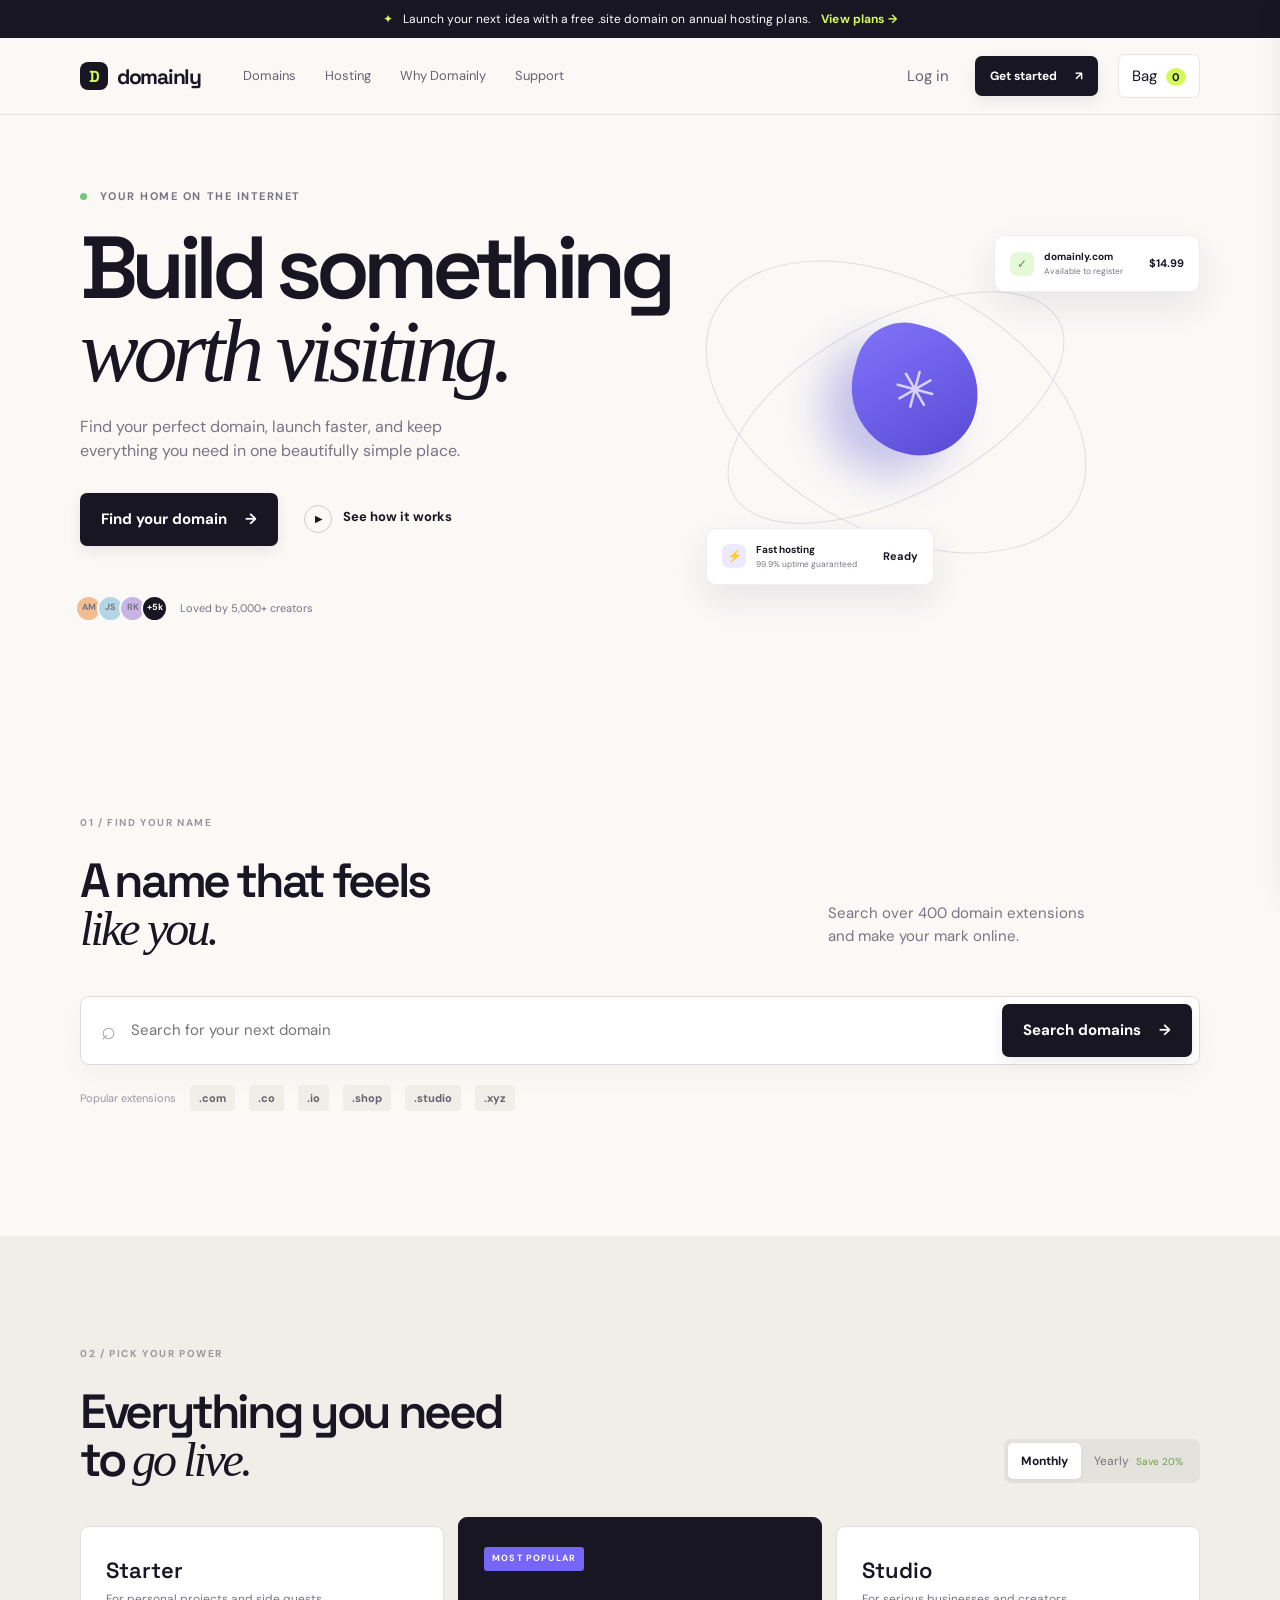
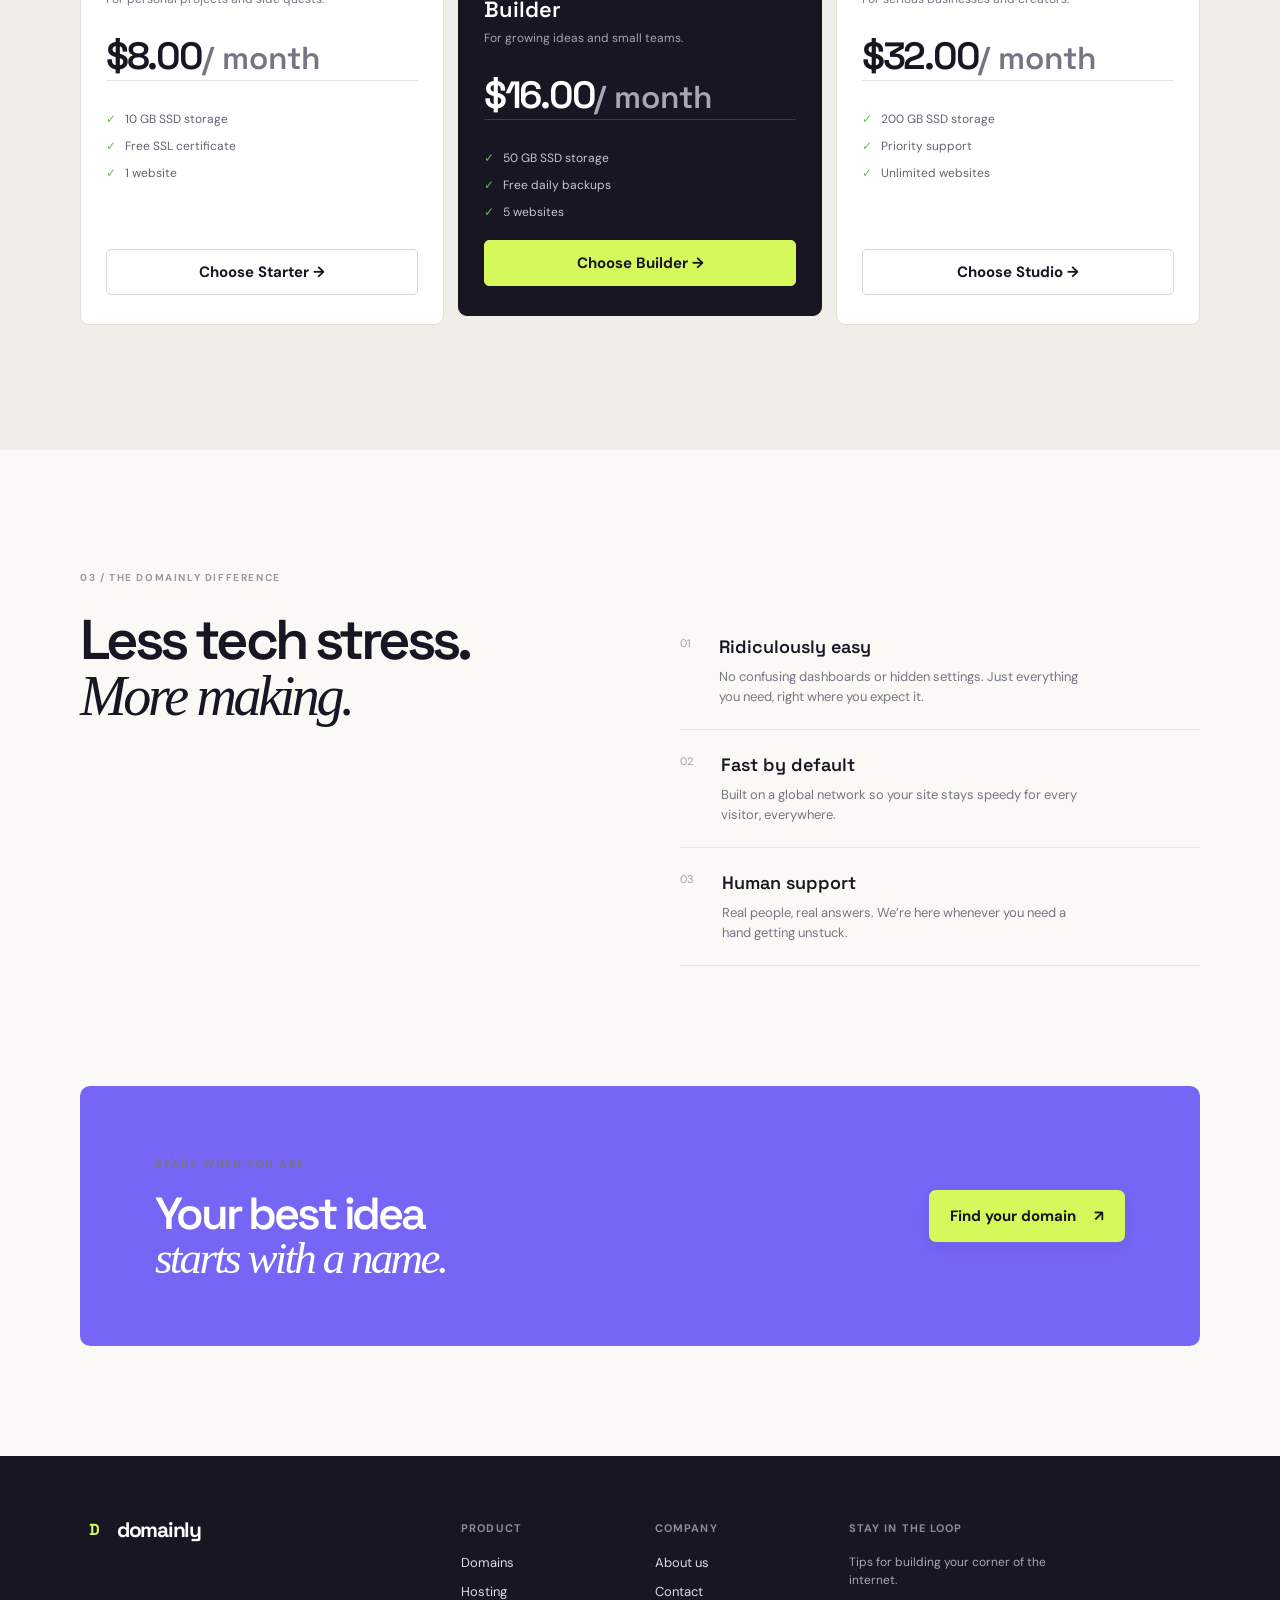
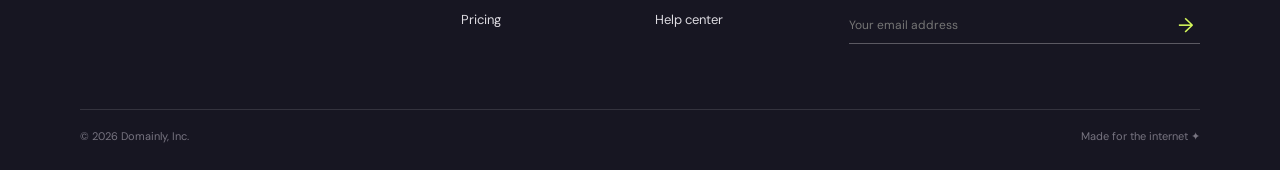
<file: index.html>
<!doctype html>
<html lang="en">
  <head>
    <meta charset="UTF-8" />
    <meta name="viewport" content="width=device-width, initial-scale=1.0" />
    <meta name="description" content="Domainly makes domains and hosting simple." />
    <title>Domainly — Domains made simple</title>
    <link rel="preconnect" href="https://fonts.googleapis.com" />
    <link rel="preconnect" href="https://fonts.gstatic.com" crossorigin />
    <link href="https://fonts.googleapis.com/css2?family=DM+Sans:wght@400;500;600;700&family=Space+Grotesk:wght@500;600;700&display=swap" rel="stylesheet" />
    <link rel="stylesheet" href="styles.css" />
  </head>
  <body>
    <div class="announcement"><span>✦</span> Launch your next idea with a free .site domain on annual hosting plans. <a href="#plans">View plans →</a></div>
    <header class="nav-wrap">
      <nav class="nav container">
        <a class="brand" href="#top"><span class="brand-mark">D</span><span>domainly</span></a>
        <button class="menu-toggle" aria-label="Toggle menu">☰</button>
        <div class="nav-links"><a href="#domains">Domains</a><a href="#plans">Hosting</a><a href="#why">Why Domainly</a><a href="#support">Support</a></div>
        <div class="nav-actions"><button class="text-button" id="loginBtn">Log in</button><button class="button button-small" id="signupBtn">Get started <span>↗</span></button><button class="cart-button" id="cartBtn" aria-label="Open cart">Bag <b id="cartCount">0</b></button></div>
      </nav>
    </header>

    <main id="top">
      <section class="hero container">
        <div class="hero-copy"><div class="eyebrow"><span class="pulse"></span> Your home on the internet</div><h1>Build something<br /><em>worth visiting.</em></h1><p class="hero-sub">Find your perfect domain, launch faster, and keep everything you need in one beautifully simple place.</p><div class="hero-actions"><a class="button" href="#domains">Find your domain <span>→</span></a><a class="play-link" href="#why"><span class="play">▶</span> See how it works</a></div><div class="trust-row"><div class="avatars"><i>AM</i><i>JS</i><i>RK</i><i>+5k</i></div><span>Loved by 5,000+ creators</span></div></div>
        <div class="hero-art"><div class="orbit orbit-one"></div><div class="orbit orbit-two"></div><div class="globe">✳</div><div class="floating-card card-top"><span class="mini-icon green">✓</span><div><strong>domainly.com</strong><small>Available to register</small></div><b>$14.99</b></div><div class="floating-card card-bottom"><span class="mini-icon purple">⚡</span><div><strong>Fast hosting</strong><small>99.9% uptime guaranteed</small></div><b>Ready</b></div></div>
      </section>

      <section class="search-section container" id="domains"><div class="section-label">01 / Find your name</div><div class="search-heading"><h2>A name that feels<br /><em>like you.</em></h2><p>Search over 400 domain extensions and make your mark online.</p></div><form class="domain-search" id="domainForm"><span class="search-icon">⌕</span><input id="domainInput" placeholder="Search for your next domain" autocomplete="off" /><button class="button" type="submit">Search domains <span>→</span></button></form><div class="search-results" id="searchResults"></div><div class="extension-row"><span>Popular extensions</span><b>.com</b><b>.co</b><b>.io</b><b>.shop</b><b>.studio</b><b>.xyz</b></div></section>

      <section class="plans-section" id="plans"><div class="container"><div class="section-label">02 / Pick your power</div><div class="plans-heading"><div><h2>Everything you need<br />to <em>go live.</em></h2></div><div class="billing-toggle"><button class="active" data-billing="monthly">Monthly</button><button data-billing="yearly">Yearly <small>Save 20%</small></button></div></div><div class="plans-grid" id="plansGrid"></div></div></section>

      <section class="why-section container" id="why"><div class="section-label">03 / The Domainly difference</div><div class="why-grid"><h2>Less tech stress.<br /><em>More making.</em></h2><div class="feature-list"><article><span>01</span><div><h3>Ridiculously easy</h3><p>No confusing dashboards or hidden settings. Just everything you need, right where you expect it.</p></div></article><article><span>02</span><div><h3>Fast by default</h3><p>Built on a global network so your site stays speedy for every visitor, everywhere.</p></div></article><article><span>03</span><div><h3>Human support</h3><p>Real people, real answers. We’re here whenever you need a hand getting unstuck.</p></div></article></div></div></section>
      <section class="cta-section container" id="support"><div><span class="eyebrow">Ready when you are</span><h2>Your best idea<br /><em>starts with a name.</em></h2></div><a class="button button-light" href="#domains">Find your domain <span>↗</span></a></section>
    </main>

    <footer class="footer"><div class="container footer-grid"><a class="brand" href="#top"><span class="brand-mark">D</span><span>domainly</span></a><div><h4>Product</h4><a href="#domains">Domains</a><a href="#plans">Hosting</a><a href="#plans">Pricing</a></div><div><h4>Company</h4><a href="#why">About us</a><a href="#support">Contact</a><a href="#support">Help center</a></div><div><h4>Stay in the loop</h4><p>Tips for building your corner of the internet.</p><div class="newsletter"><input placeholder="Your email address" /><button>→</button></div></div></div><div class="container footer-bottom"><span>© 2026 Domainly, Inc.</span><span>Made for the internet ✦</span></div></footer>
    <aside class="cart-drawer" id="cartDrawer"><div class="drawer-head"><h2>Your bag</h2><button id="closeCart">×</button></div><div id="cartItems"></div><div class="cart-footer"><div><span>Total</span><strong id="cartTotal">$0.00</strong></div><button class="button full" id="checkoutBtn">Continue to checkout <span>→</span></button><small>Secure checkout · Taxes calculated at checkout</small></div></aside><div class="overlay" id="overlay"></div><div class="toast" id="toast"></div>
    <script src="app.js"></script>
  </body>
</html>
</file>
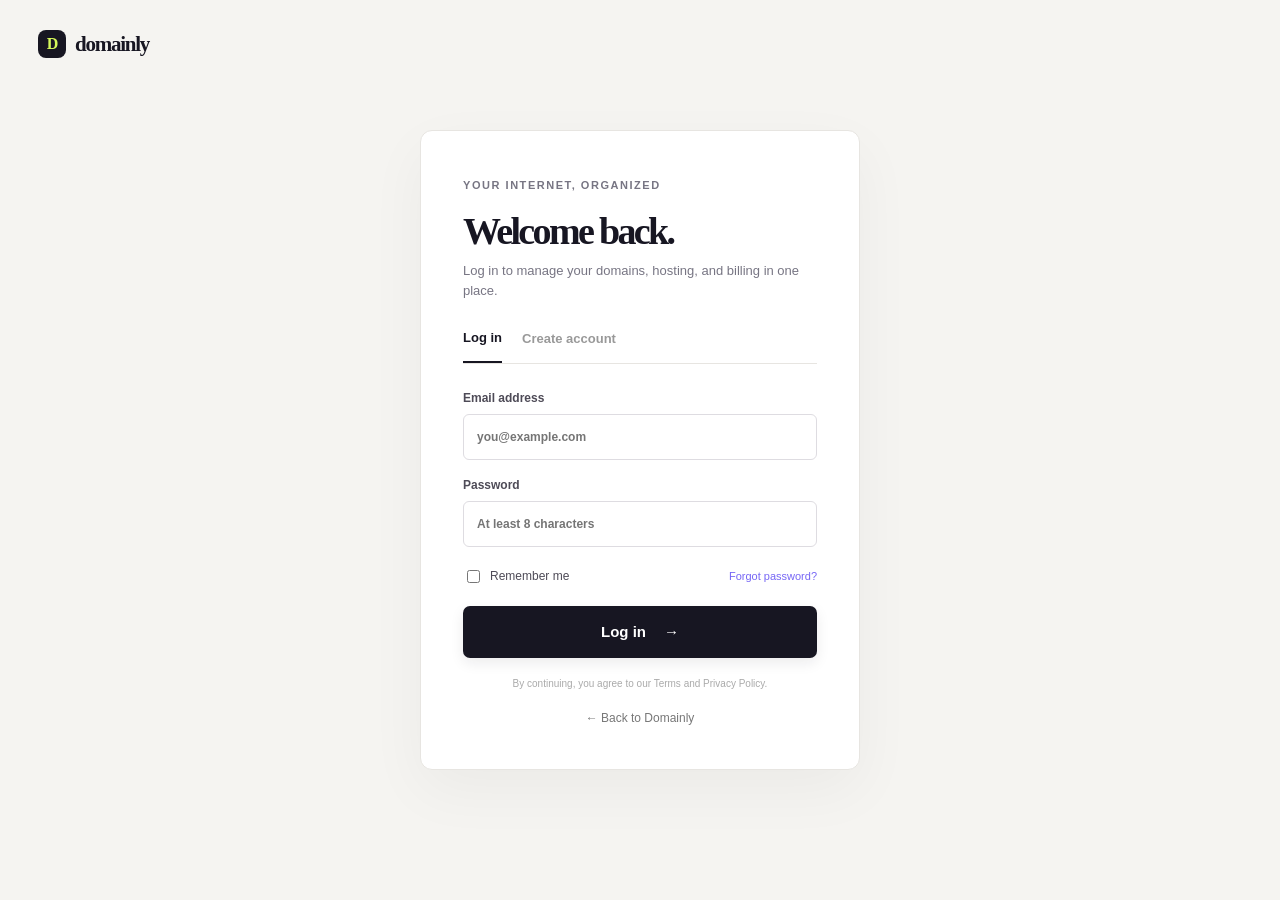
<file: auth.html>
<!doctype html>
<html lang="en">
<head>
  <meta charset="UTF-8" />
  <meta name="viewport" content="width=device-width, initial-scale=1.0" />
  <title>Account — Domainly</title>
  <link rel="stylesheet" href="styles.css" />
  <link rel="stylesheet" href="account.css" />
</head>
<body class="account-body">
  <main class="auth-shell">
    <a class="brand auth-brand" href="index.html"><span class="brand-mark">D</span><span>domainly</span></a>
    <section class="auth-card">
      <div class="auth-intro"><span class="eyebrow">Your internet, organized</span><h1 id="authTitle">Welcome back.</h1><p id="authCopy">Log in to manage your domains, hosting, and billing in one place.</p></div>
      <div class="auth-tabs"><button class="auth-tab active" data-mode="login">Log in</button><button class="auth-tab" data-mode="signup">Create account</button></div>
      <form id="authForm">
        <label id="nameField" class="hidden">Full name<input id="name" type="text" placeholder="Alex Morgan" /></label>
        <label>Email address<input id="email" type="email" placeholder="you@example.com" required /></label>
        <label>Password<input id="password" type="password" placeholder="At least 8 characters" required minlength="8" /></label>
        <div class="form-row"><label class="checkbox"><input type="checkbox" /> Remember me</label><a href="#" id="forgot">Forgot password?</a></div>
        <button class="button full" type="submit" id="authSubmit">Log in <span>→</span></button>
      </form>
      <p class="auth-note">By continuing, you agree to our Terms and Privacy Policy.</p>
      <a class="back-link" href="index.html">← Back to Domainly</a>
    </section>
  </main>
  <script src="account.js"></script>
</body>
</html>
</file>
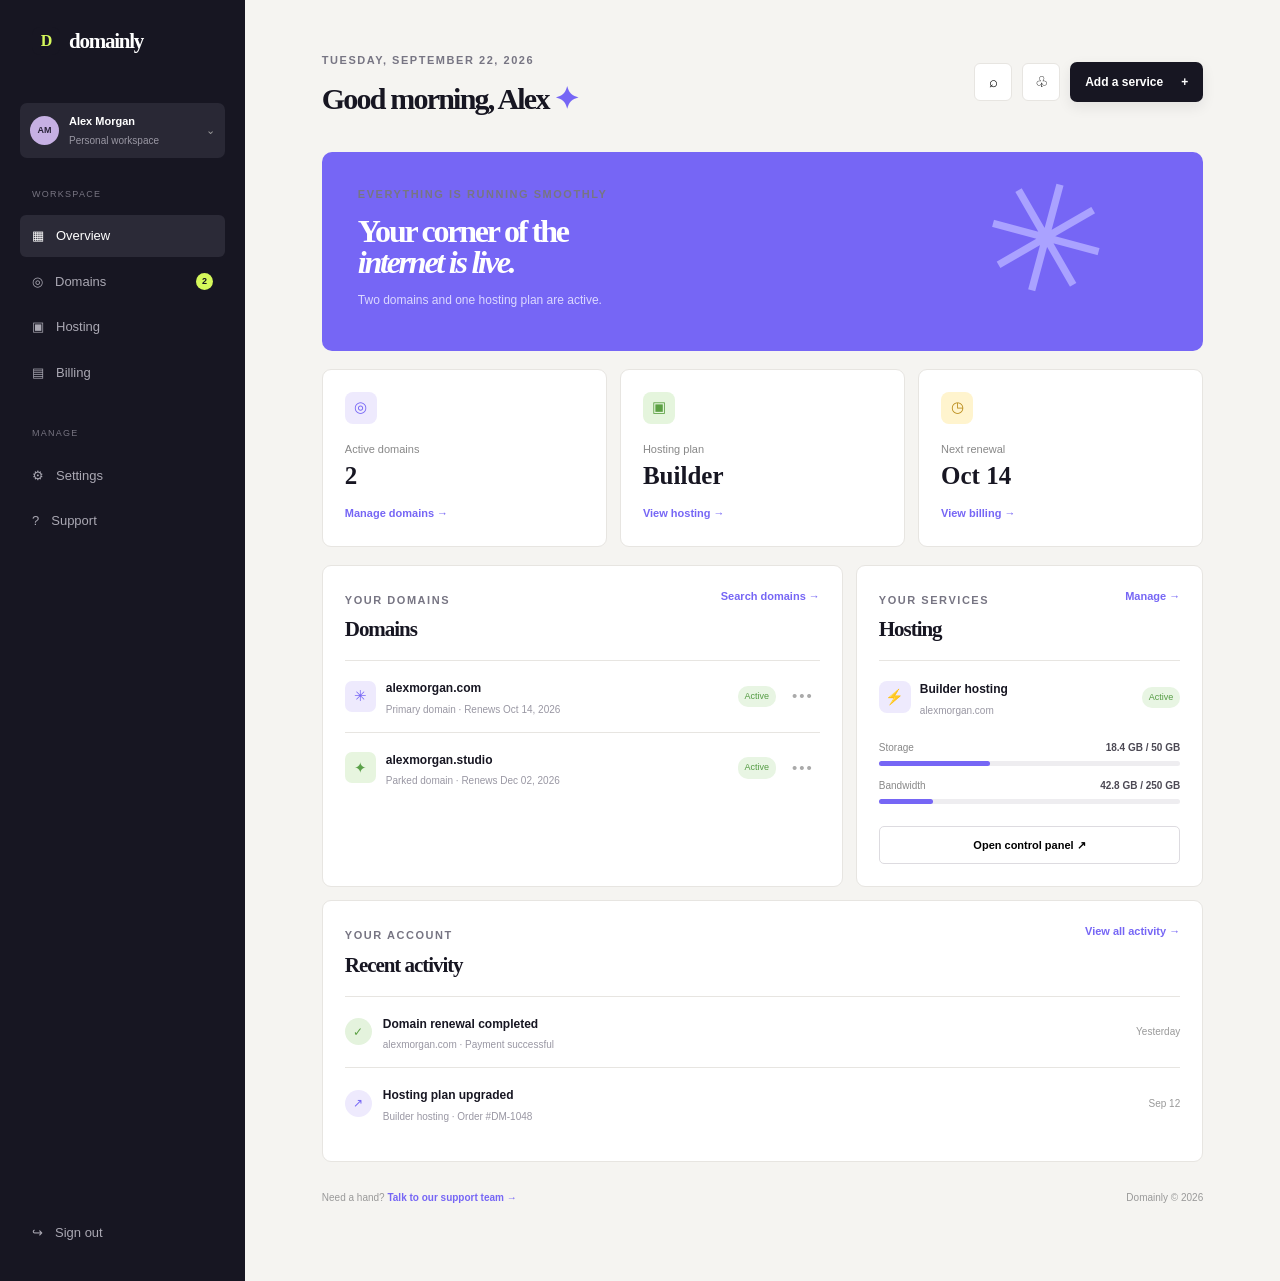
<file: dashboard.html>
<!doctype html>
<html lang="en">
<head>
  <meta charset="UTF-8" /><meta name="viewport" content="width=device-width, initial-scale=1.0" />
  <title>Dashboard — Domainly</title><link rel="stylesheet" href="styles.css" /><link rel="stylesheet" href="account.css" />
</head>
<body class="dashboard-body">
  <aside class="sidebar"><a class="brand" href="index.html"><span class="brand-mark">D</span><span>domainly</span></a><div class="workspace"><span class="avatar">AM</span><div><strong>Alex Morgan</strong><small>Personal workspace</small></div><span>⌄</span></div><nav class="side-nav"><span class="nav-caption">Workspace</span><a class="active" href="#overview">▦ <span>Overview</span></a><a href="#domains">◎ <span>Domains</span><b>2</b></a><a href="#hosting">▣ <span>Hosting</span></a><a href="#billing">▤ <span>Billing</span></a><span class="nav-caption">Manage</span><a href="#settings">⚙ <span>Settings</span></a><a href="#support">? <span>Support</span></a></nav><a class="signout" href="index.html">↪ <span>Sign out</span></a></aside>
  <main class="dashboard-main" id="overview"><header class="dash-header"><button class="dash-menu">☰</button><div><span class="eyebrow">Tuesday, September 22, 2026</span><h1>Good morning, Alex <span>✦</span></h1></div><div class="dash-actions"><button class="icon-button">⌕</button><button class="icon-button">♧</button><a class="button button-small" href="index.html#domains">Add a service <span>+</span></a></div></header>
    <section class="welcome-banner"><div><span class="eyebrow">Everything is running smoothly</span><h2>Your corner of the<br /><em>internet is live.</em></h2><p>Two domains and one hosting plan are active.</p></div><div class="banner-shape">✳</div></section>
    <section class="stats-grid"><article><span class="stat-icon purple">◎</span><small>Active domains</small><strong>2</strong><a href="#domains">Manage domains →</a></article><article><span class="stat-icon green">▣</span><small>Hosting plan</small><strong>Builder</strong><a href="#hosting">View hosting →</a></article><article><span class="stat-icon yellow">◷</span><small>Next renewal</small><strong>Oct 14</strong><a href="#billing">View billing →</a></article></section>
    <div class="dash-grid"><section class="dash-panel" id="domains"><div class="panel-head"><div><span class="eyebrow">Your domains</span><h2>Domains</h2></div><a href="index.html#domains">Search domains <span>→</span></a></div><div class="domain-row"><span class="domain-symbol">✳</span><div><strong>alexmorgan.com</strong><small>Primary domain · Renews Oct 14, 2026</small></div><span class="status active-status">Active</span><button class="dots">•••</button></div><div class="domain-row"><span class="domain-symbol site">✦</span><div><strong>alexmorgan.studio</strong><small>Parked domain · Renews Dec 02, 2026</small></div><span class="status active-status">Active</span><button class="dots">•••</button></div></section><section class="dash-panel" id="hosting"><div class="panel-head"><div><span class="eyebrow">Your services</span><h2>Hosting</h2></div><a href="#hosting">Manage <span>→</span></a></div><div class="hosting-card"><div class="hosting-title"><span class="stat-icon purple">⚡</span><div><strong>Builder hosting</strong><small>alexmorgan.com</small></div><span class="status active-status">Active</span></div><div class="usage"><div><span>Storage <b>18.4 GB / 50 GB</b></span><i><b style="width:37%"></b></i></div><div><span>Bandwidth <b>42.8 GB / 250 GB</b></span><i><b style="width:18%"></b></i></div></div><button class="outline-button">Open control panel ↗</button></div></section></div>
    <section class="dash-panel activity" id="billing"><div class="panel-head"><div><span class="eyebrow">Your account</span><h2>Recent activity</h2></div><a href="#billing">View all activity <span>→</span></a></div><div class="activity-row"><span class="activity-icon">✓</span><div><strong>Domain renewal completed</strong><small>alexmorgan.com · Payment successful</small></div><time>Yesterday</time></div><div class="activity-row"><span class="activity-icon purple">↗</span><div><strong>Hosting plan upgraded</strong><small>Builder hosting · Order #DM-1048</small></div><time>Sep 12</time></div></section>
    <footer class="dash-footer"><span>Need a hand? <a href="#support">Talk to our support team →</a></span><span>Domainly © 2026</span></footer>
  </main><script src="dashboard.js"></script>
</body></html>
</file>
<file: styles.css>
:root{--ink:#171622;--muted:#777583;--cream:#faf9f6;--lime:#d5f85b;--purple:#7666f5;--line:#e7e5e1;--serif:Georgia,'Times New Roman',serif}*{box-sizing:border-box}html{scroll-behavior:smooth}body{margin:0;background:var(--cream);color:var(--ink);font:15px 'DM Sans',sans-serif;line-height:1.5}a{color:inherit;text-decoration:none}button,input{font:inherit}.container{width:min(1120px,calc(100% - 48px));margin:auto}.announcement{background:var(--ink);color:#fff;text-align:center;padding:10px;font-size:12px;letter-spacing:.01em}.announcement span{color:var(--lime);margin-right:6px}.announcement a{color:var(--lime);margin-left:8px;font-weight:700}.nav-wrap{border-bottom:1px solid var(--line);background:rgba(250,249,246,.88);backdrop-filter:blur(14px);position:sticky;top:0;z-index:5}.nav{height:76px;display:flex;align-items:center;gap:42px}.brand{font:700 21px 'Space Grotesk';display:flex;align-items:center;gap:9px;letter-spacing:-.06em}.brand-mark{background:var(--ink);color:var(--lime);display:grid;place-items:center;width:28px;height:28px;border-radius:8px;font-size:16px}.nav-links{display:flex;gap:29px;color:#666370;font-size:13px}.nav-links a:hover{color:var(--ink)}.nav-actions{margin-left:auto;display:flex;align-items:center;gap:20px}.text-button{border:0;background:none;color:#666370;cursor:pointer}.button{border:0;background:var(--ink);color:#fff;padding:15px 21px;border-radius:7px;cursor:pointer;font-weight:700;display:inline-flex;gap:18px;align-items:center;justify-content:center;transition:.2s;box-shadow:0 5px 14px #17162215}.button:hover{transform:translateY(-2px);box-shadow:0 8px 18px #17162225}.button-small{padding:11px 15px;font-size:12px}.cart-button{border:1px solid var(--line);background:#fff;padding:10px 13px;border-radius:7px;color:var(--ink);cursor:pointer}.cart-button b{background:var(--lime);border-radius:50%;padding:2px 6px;font-size:11px;margin-left:5px}.menu-toggle{display:none;border:0;background:none;font-size:22px}.hero{min-height:590px;display:flex;align-items:center;position:relative}.hero-copy{width:55%;padding:70px 0 80px}.eyebrow{font-size:11px;text-transform:uppercase;letter-spacing:.14em;font-weight:700;color:#777583}.pulse{display:inline-block;width:7px;height:7px;border-radius:50%;background:#75c77d;margin-right:8px}.hero h1{font:600 clamp(55px,7vw,88px)/.94 'Space Grotesk';letter-spacing:-.075em;margin:22px 0}.hero h1 em,.search-heading em,.plans-heading em,.why-section em,.cta-section em{font-family:var(--serif);font-weight:400;letter-spacing:-.06em}.hero-sub{color:var(--muted);max-width:420px;font-size:16px}.hero-actions{display:flex;align-items:center;gap:26px;margin-top:30px}.play-link{font-size:13px;font-weight:700}.play{border:1px solid #ccc;border-radius:50%;display:inline-grid;place-items:center;width:28px;height:28px;font-size:9px;margin-right:8px}.trust-row{display:flex;align-items:center;gap:12px;margin-top:49px;font-size:11px;color:var(--muted)}.avatars{display:flex}.avatars i{font-style:normal;font-size:9px;font-weight:700;width:27px;height:27px;border:2px solid var(--cream);border-radius:50%;display:grid;place-items:center;background:#f1bd91;margin-left:-5px}.avatars i:nth-child(2){background:#b4d5e6}.avatars i:nth-child(3){background:#c8b4e7}.avatars i:nth-child(4){background:var(--ink);color:#fff}.hero-art{width:45%;height:440px;position:relative}.orbit{position:absolute;border:1px solid #dedce0;border-radius:50%;transform:rotate(-28deg)}.orbit-one{width:370px;height:175px;top:130px;left:15px}.orbit-two{width:410px;height:250px;top:92px;left:-5px;transform:rotate(28deg)}.globe{position:absolute;top:136px;left:155px;width:128px;height:128px;background:linear-gradient(135deg,#8174fa,#5849d3);border-radius:40% 58% 47% 55%;color:#d8d4ff;display:grid;place-items:center;font-size:52px;box-shadow:-23px 27px 40px #6458d455;transform:rotate(15deg)}.floating-card{position:absolute;background:#fff;border:1px solid #efedef;border-radius:10px;padding:13px 15px;display:flex;align-items:center;gap:10px;box-shadow:0 14px 35px #30245c17;font-size:10px}.floating-card strong,.floating-card small{display:block}.floating-card small{color:var(--muted);margin-top:2px}.floating-card>b{margin-left:16px;font-size:11px}.card-top{top:45px;right:0}.card-bottom{bottom:45px;left:10px}.mini-icon{width:24px;height:24px;border-radius:7px;display:grid;place-items:center;font-size:12px}.green{background:#e6f8d8;color:#4d9f37}.purple{background:#eeeafd;color:var(--purple)}.search-section{padding:110px 0 125px}.section-label{font-size:10px;text-transform:uppercase;letter-spacing:.16em;color:#99969f;font-weight:700;margin-bottom:27px}.search-heading{display:flex;align-items:end;justify-content:space-between}.search-heading h2,.plans-heading h2,.why-section h2{font:600 48px/.99 'Space Grotesk';letter-spacing:-.07em;margin:0}.search-heading p{color:var(--muted);max-width:260px;margin:0 10% 5px 0}.domain-search{display:flex;align-items:center;background:#fff;border:1px solid #dddbe0;border-radius:9px;padding:7px 7px 7px 20px;margin-top:44px;box-shadow:0 12px 30px #17162208}.domain-search .search-icon{font-size:25px;color:#a8a5ad}.domain-search input{border:0;outline:0;flex:1;padding:15px;font-size:15px;background:transparent}.search-results{min-height:0}.result{display:flex;justify-content:space-between;align-items:center;border:1px solid var(--line);background:#fff;padding:14px 17px;margin-top:8px;border-radius:7px}.result small{display:block;color:var(--muted)}.result .available{color:#51a551;font-size:11px;font-weight:700}.result button{border:1px solid #ddd;background:#fff;border-radius:5px;padding:8px 12px;cursor:pointer;font-weight:700}.extension-row{display:flex;align-items:center;gap:14px;margin-top:20px;font-size:11px;color:#99969f}.extension-row b{color:#65616d;background:#efeee9;border-radius:4px;padding:5px 9px}.plans-section{background:#f0eee9;padding:110px 0 125px}.plans-heading{display:flex;justify-content:space-between;align-items:end;margin-bottom:43px}.billing-toggle{background:#e4e2dc;border-radius:7px;padding:4px}.billing-toggle button{border:0;background:transparent;padding:9px 13px;border-radius:5px;color:#77737d;cursor:pointer;font-size:12px}.billing-toggle button.active{background:#fff;color:var(--ink);font-weight:700;box-shadow:0 2px 5px #0000000c}.billing-toggle small{color:#6b9f42;margin-left:4px}.plans-grid{display:grid;grid-template-columns:repeat(3,1fr);gap:14px}.plan{background:#fff;border:1px solid #e1dfda;border-radius:9px;padding:29px 25px;min-height:360px;display:flex;flex-direction:column}.plan.featured{background:var(--ink);color:#fff;border-color:var(--ink);transform:translateY(-9px)}.plan-tag{color:#fff;background:var(--purple);font-size:9px;text-transform:uppercase;letter-spacing:.13em;font-weight:700;padding:5px 8px;border-radius:3px;align-self:flex-start;margin-bottom:24px}.plan h3{font:600 22px 'Space Grotesk';margin:0 0 6px}.plan p{color:var(--muted);font-size:12px;margin:0 0 24px}.featured p{color:#a6a3b1}.price{font:600 38px 'Space Grotesk';letter-spacing:-.06em}.price small{font:400 12px;color:var(--muted);letter-spacing:0}.featured .price small{color:#aaa7b5}.plan ul{list-style:none;padding:20px 0 10px;margin:0;border-top:1px solid var(--line);font-size:12px;color:#666370;flex:1}.featured ul{border-color:#3b3a48;color:#c8c6d0}.plan li{margin:9px 0}.plan li::before{content:'✓';color:#73b65e;margin-right:9px}.plan button{background:transparent;border:1px solid #d8d6d1;border-radius:5px;padding:11px;cursor:pointer;font-weight:700;color:inherit}.featured button{background:var(--lime);border-color:var(--lime);color:var(--ink)}.why-section{padding:120px 0}.why-grid{display:grid;grid-template-columns:1fr 1fr;gap:80px}.why-section h2{font-size:56px}.feature-list article{display:flex;gap:28px;padding:23px 0;border-bottom:1px solid var(--line)}.feature-list article>span{color:#a29fa8;font-size:11px}.feature-list h3{font:600 18px 'Space Grotesk';margin:0}.feature-list p{color:var(--muted);font-size:13px;max-width:360px;margin:9px 0 0}.cta-section{background:var(--purple);color:#fff;padding:66px 75px;border-radius:10px;display:flex;align-items:center;justify-content:space-between;margin-bottom:110px}.cta-section h2{font:600 45px/.98 'Space Grotesk';letter-spacing:-.07em;margin:17px 0 0}.button-light{background:var(--lime);color:var(--ink)}.footer{background:var(--ink);color:#fff;padding:60px 0 25px}.footer-grid{display:grid;grid-template-columns:1.5fr .7fr .7fr 1.5fr;gap:30px}.footer .brand{align-self:start}.footer h4{font-size:11px;color:#8e8b98;text-transform:uppercase;letter-spacing:.1em;margin:4px 0 17px}.footer-grid>div a{display:block;font-size:13px;color:#dddbe1;margin:9px 0}.footer-grid p{color:#aaa7b4;font-size:12px;max-width:220px}.newsletter{border-bottom:1px solid #5b5962;display:flex;margin-top:18px}.newsletter input{background:none;border:0;outline:0;padding:9px 0;color:#fff;font-size:12px;flex:1}.newsletter button{border:0;background:none;color:var(--lime);font-size:20px}.footer-bottom{border-top:1px solid #34333e;margin-top:65px;padding-top:18px;display:flex;justify-content:space-between;color:#777480;font-size:11px}.cart-drawer{position:fixed;z-index:10;right:0;top:0;height:100vh;width:min(390px,100%);background:#fff;padding:30px;transform:translateX(105%);transition:.3s;display:flex;flex-direction:column;box-shadow:-10px 0 30px #0002}.cart-drawer.open{transform:translateX(0)}.drawer-head{display:flex;justify-content:space-between;align-items:center;border-bottom:1px solid var(--line);padding-bottom:22px}.drawer-head h2{font:600 26px 'Space Grotesk';margin:0}.drawer-head button{border:0;background:none;font-size:28px;cursor:pointer}.overlay{display:none;position:fixed;inset:0;background:#17162280;z-index:9}.overlay.show{display:block}.cart-item{display:flex;justify-content:space-between;padding:18px 0;border-bottom:1px solid var(--line);font-size:13px}.cart-item small{display:block;color:var(--muted);margin-top:3px}.remove{border:0;background:none;color:#aaa;cursor:pointer}.cart-footer{margin-top:auto}.cart-footer>div{display:flex;justify-content:space-between;margin-bottom:17px}.cart-footer strong{font:600 21px 'Space Grotesk'}.full{width:100%}.cart-footer small{display:block;text-align:center;color:#999;font-size:10px;margin-top:12px}.toast{position:fixed;bottom:22px;left:50%;z-index:20;transform:translate(-50%,20px);background:var(--ink);color:#fff;padding:12px 18px;border-radius:6px;font-size:12px;opacity:0;transition:.25s}.toast.show{opacity:1;transform:translate(-50%,0)}
@media(max-width:760px){.container{width:min(100% - 34px,600px)}.nav{height:65px}.menu-toggle{display:block;margin-left:auto}.nav-links,.nav-actions .text-button,.nav-actions .button-small{display:none}.nav-actions{margin-left:0;gap:0}.hero{display:block;min-height:700px}.hero-copy{width:100%;padding:72px 0 0}.hero h1{font-size:60px}.hero-art{width:100%;height:290px;transform:scale(.78);transform-origin:top center}.search-section,.why-section{padding:80px 0}.search-heading,.plans-heading{display:block}.search-heading p{margin:20px 0 0}.domain-search{margin-top:28px}.domain-search .button{padding:13px;font-size:0}.domain-search .button span{font-size:20px}.extension-row{flex-wrap:wrap}.plans-section{padding:80px 0}.billing-toggle{display:inline-block;margin-top:25px}.plans-grid{display:block}.plan{margin-bottom:14px}.plan.featured{transform:none}.why-grid{display:block}.why-section h2{font-size:46px;margin-bottom:35px}.cta-section{display:block;padding:42px 30px;margin-bottom:70px}.cta-section h2{font-size:39px}.cta-section .button{margin-top:30px}.footer-grid{grid-template-columns:1fr 1fr}.footer-grid>.brand{grid-column:span 2}.footer-bottom{margin-top:40px}.footer-bottom span:last-child{display:none}}
</file>
<file: account.css>
.account-body{background:#f5f4f1;min-height:100vh}.auth-shell{min-height:100vh;display:grid;place-items:center;padding:30px}.auth-brand{position:fixed;top:30px;left:38px}.auth-card{background:#fff;width:min(440px,100%);padding:42px;border:1px solid var(--line);border-radius:12px;box-shadow:0 20px 60px #1716220b}.auth-intro h1{font:600 38px 'Space Grotesk';letter-spacing:-.07em;margin:14px 0 8px}.auth-intro p{color:var(--muted);font-size:13px;margin:0 0 28px}.auth-tabs{display:flex;border-bottom:1px solid var(--line);margin-bottom:25px;gap:20px}.auth-tab{border:0;background:none;padding:0 0 13px;color:#999;cursor:pointer;font-weight:700;font-size:13px}.auth-tab.active{color:var(--ink);border-bottom:2px solid var(--ink)}#authForm label{display:block;font-size:12px;font-weight:700;margin:16px 0;color:#4e4b57}#authForm input:not([type=checkbox]){display:block;width:100%;border:1px solid #dedce1;border-radius:6px;padding:13px;margin-top:7px;outline:0}#authForm input:focus{border-color:var(--purple);box-shadow:0 0 0 3px #7666f522}.form-row{display:flex;justify-content:space-between;align-items:center;margin:20px 0;font-size:11px}.checkbox{display:flex!important;align-items:center;gap:7px;font-weight:400!important;margin:0!important}.form-row a{color:var(--purple)}.auth-note{text-align:center;color:#aaa;font-size:10px;margin:18px 0}.back-link{display:block;text-align:center;color:#777;font-size:12px}.hidden{display:none!important}.dashboard-body{background:#f5f4f1;display:flex;min-height:100vh}.sidebar{width:245px;background:var(--ink);color:#fff;padding:27px 20px;display:flex;flex-direction:column;flex-shrink:0}.sidebar .brand{color:#fff;margin:0 12px 48px}.workspace{display:flex;align-items:center;gap:10px;background:#292835;border-radius:7px;padding:10px;margin-bottom:30px;font-size:11px}.workspace small,.hosting-title small,.domain-row small,.activity-row small{display:block;color:#9997a3;font-size:10px;margin-top:3px}.workspace>span:last-child{margin-left:auto;color:#999}.avatar{background:#c6b0e3;color:#282238;border-radius:50%;width:29px;height:29px;display:grid;place-items:center;font-size:9px;font-weight:700}.side-nav{display:flex;flex-direction:column;gap:4px}.nav-caption{font-size:9px;color:#777481;text-transform:uppercase;letter-spacing:.14em;margin:0 12px 10px}.nav-caption:nth-of-type(2){margin-top:30px}.side-nav a,.signout{color:#aaa8b3;padding:11px 12px;border-radius:6px;font-size:13px;display:flex;gap:12px;align-items:center}.side-nav a:hover,.side-nav a.active{background:#2b2a37;color:#fff}.side-nav b{margin-left:auto;background:var(--lime);color:var(--ink);font-size:9px;border-radius:10px;padding:2px 6px}.signout{margin-top:auto}.dashboard-main{flex:1;max-width:1200px;padding:48px 6%;overflow:hidden}.dash-header{display:flex;justify-content:space-between;align-items:center;margin-bottom:36px}.dash-header h1{font:600 30px 'Space Grotesk';letter-spacing:-.06em;margin:10px 0 0}.dash-header h1 span{color:var(--purple)}.dash-actions{display:flex;align-items:center;gap:10px}.icon-button,.dash-menu{border:1px solid var(--line);background:#fff;border-radius:6px;width:38px;height:38px;cursor:pointer}.dash-menu{display:none}.welcome-banner{background:var(--purple);color:#fff;border-radius:10px;padding:30px 36px;display:flex;justify-content:space-between;overflow:hidden;position:relative}.welcome-banner h2{font:600 32px/.98 'Space Grotesk';letter-spacing:-.07em;margin:12px 0}.welcome-banner p{font-size:12px;color:#dbd8ff}.banner-shape{font-size:150px;color:#aaa2ff;line-height:.5;margin:20px 8% 0 0;transform:rotate(15deg)}.stats-grid{display:grid;grid-template-columns:repeat(3,1fr);gap:13px;margin:18px 0}.stats-grid article,.dash-panel{background:#fff;border:1px solid var(--line);border-radius:9px;padding:22px}.stat-icon{display:grid;place-items:center;width:32px;height:32px;border-radius:8px;margin-bottom:17px;background:#eeeafd;color:var(--purple)}.stat-icon.green{background:#e5f5dd;color:#5ca044}.stat-icon.yellow{background:#fff4ce;color:#b98b18}.stats-grid small{display:block;color:#888;font-size:11px}.stats-grid strong{display:block;font:600 25px 'Space Grotesk';margin:5px 0 11px}.stats-grid a,.panel-head>a{color:var(--purple);font-size:11px;font-weight:700}.dash-grid{display:grid;grid-template-columns:1.2fr .8fr;gap:13px}.panel-head{display:flex;justify-content:space-between;align-items:start;margin-bottom:18px}.panel-head h2{font:600 21px 'Space Grotesk';margin:7px 0 0;letter-spacing:-.05em}.domain-row{display:flex;align-items:center;gap:10px;border-top:1px solid var(--line);padding:15px 0}.domain-symbol{display:grid;place-items:center;background:#eeeafd;color:var(--purple);width:31px;height:31px;border-radius:7px}.domain-symbol.site{background:#e7f5df;color:#5ba149}.domain-row>div{flex:1}.domain-row strong,.hosting-title strong,.activity-row strong{font-size:12px}.status{font-size:9px;padding:4px 7px;border-radius:10px}.active-status{background:#e8f5e3;color:#559c44}.dots{border:0;background:none;color:#aaa;letter-spacing:2px}.hosting-card{border-top:1px solid var(--line);padding-top:16px}.hosting-title{display:flex;align-items:center;gap:9px}.hosting-title .stat-icon{margin:0}.hosting-title .status{margin-left:auto}.usage{margin:22px 0}.usage>div{font-size:10px;color:#888;margin:12px 0}.usage span{display:flex;justify-content:space-between}.usage b{color:#4c4954}.usage i{display:block;background:#eeedf0;height:5px;border-radius:5px;margin-top:6px}.usage i b{display:block;background:var(--purple);height:100%;border-radius:5px}.outline-button{background:#fff;border:1px solid #dddbe0;border-radius:5px;width:100%;padding:10px;font-size:11px;font-weight:700;cursor:pointer}.activity{margin-top:13px}.activity-row{display:flex;align-items:center;gap:11px;border-top:1px solid var(--line);padding:15px 0}.activity-icon{display:grid;place-items:center;background:#e4f3dd;color:#5ca044;border-radius:50%;width:27px;height:27px;font-size:12px}.activity-icon.purple{background:#eeeafd;color:var(--purple)}.activity-row>div{flex:1}.activity-row time{font-size:10px;color:#999}.dash-footer{display:flex;justify-content:space-between;color:#999;font-size:10px;padding:28px 0}.dash-footer a{color:var(--purple);font-weight:700}@media(max-width:850px){.sidebar{width:190px}.dashboard-main{padding:35px 25px}.dash-grid{grid-template-columns:1fr}}@media(max-width:650px){.auth-brand{position:static;margin-bottom:20px}.auth-shell{display:block;padding:25px 17px}.auth-card{padding:28px 22px}.sidebar{display:none}.dashboard-main{padding:25px 17px}.dash-header{align-items:start}.dash-menu{display:block;margin-right:12px}.dash-header>div:first-of-type{display:flex;gap:10px;align-items:start}.dash-header h1{font-size:23px}.dash-actions .icon-button{display:none}.dash-actions .button{font-size:0;padding:10px}.dash-actions .button span{font-size:16px}.welcome-banner{padding:24px}.banner-shape{font-size:80px}.stats-grid{grid-template-columns:1fr}.domain-row .status,.domain-row .dots{display:none}.dash-footer{display:block}.dash-footer span{display:block;margin:6px 0}}
</file>
